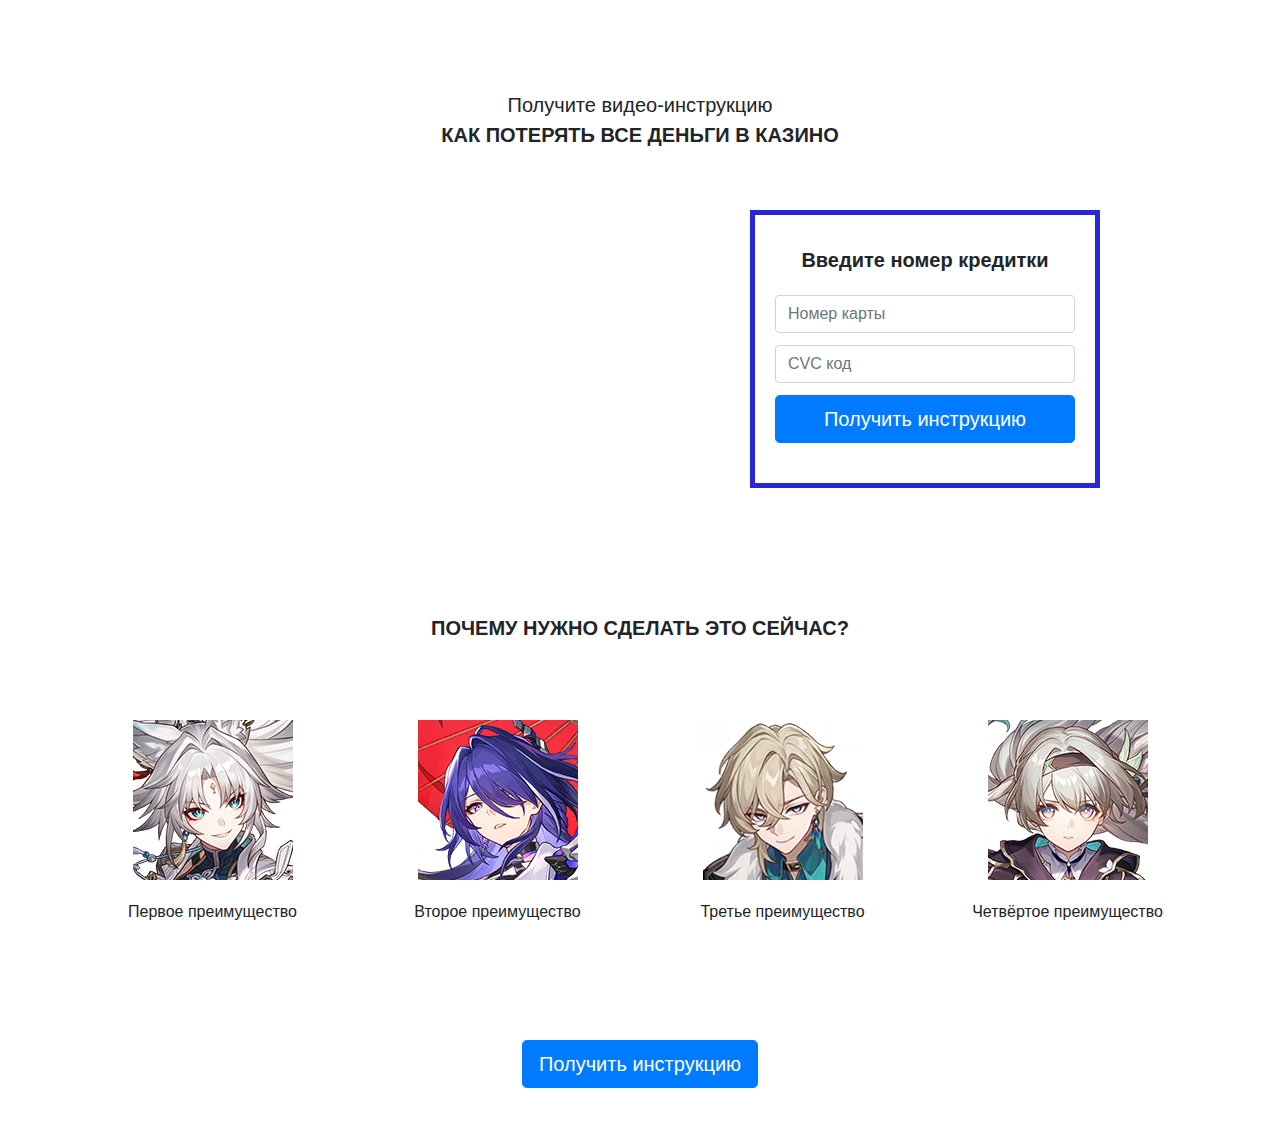
<file: lesson_12/index.html>
<!doctype html>
<html lang="en">
  <head>
    <title>bootstrap</title>
    <meta charset="utf-8">
    <link rel="stylesheet" href="css/style.css">
    <link rel="stylesheet" href="https://stackpath.bootstrapcdn.com/bootstrap/4.3.1/css/bootstrap.min.css" integrity="sha384-ggOyR0iXCbMQv3Xipma34MD+dH/1fQ784/j6cY/iJTQUOhcWr7x9JvoRxT2MZw1T" crossorigin="anonymous">
  </head>
  <body>
    
    <div class="section">
      <div class="container">
        <!--первый row-->
        <div class="row">
          <div class="col-lg-6 offset-lg-3">
            <h1 class="header text-center">
              <span>Получите видео-инструкцию</span>
            <strong class="text-uppercase">Как потерять все деньги в казино</strong>
            </h1>
          </div>
        </div>
        <!--Второй row-->
        <div class="row">
          <div class="col-lg-6 offset-lg-1 col-md-8 offset-md-2">
            <div class="video">
            <iframe width="100%" height="309" src="https://rutube.ru/play/embed/be14f68bf62c69e89904427782e42ce8/" frameBorder="0" allow="clipboard-write; autoplay" webkitAllowFullScreen mozallowfullscreen allowFullScreen></iframe>
            </div>
          </div>
          <div class="col-lg-4 offset-lg-0 col-md-8 offset-md-2">
            <div class="form">
              <p class="form-header text-center">Введите номер кредитки</p>
              <form action="#">
                <input type="text" class="form-control input-lg" placeholder="Номер карты">
                <input type="text" class="form-control input-lg" placeholder="CVC код">
                <button class="btn btn-primary btn-lg btn-block form-btn">Получить инструкцию</button>
              </form>
            </div>
          </div>
        </div>
      </div>
    </div>
  
    <div class="section">
      <div class="container">
        <!--row под заголовок секции-->
        <div class="row">
         <div class="col-lg-12 col-xs-12 col-sm-12">
            <h2 class="section-header text-uppercase text-center">Почему нужно сделать это сейчас?</h2>
          </div>
        </div>
        <!--блок с преимуществами-->
       <div class="feature text-center">
         <div class="row">
           <div class="col-lg-3 col-md-6">
             <div class="feature-box">
               <img src="img/01.png" alt="1 преимущество">
               <p>Первое преимущество</p>
             </div>
           </div>
            <div class="col-lg-3 col-md-6">
              <div class="feature-box">
                <img src="img/02.png" alt="2 преимущество">
                <p>Второе преимущество</p>
              </div>
            </div>
            <div class="col-lg-3 col-md-6">
              <div class="feature-box">
                <img src="img/03.png" alt="3 преимущество">
                <p>Третье преимущество</p>
              </div>
            </div>
            <div class="col-lg-3 col-md-6">
              <div class="feature-box">
                <img src="img/04.png" alt="4 преимущество">
                <p>Четвёртое преимущество</p>
              </div>
            </div>
          </div>
        </div>
        <!--кнопка инструкция-->
        <div class="bttn text-center">
          <button class="btn btn-primary btn-lg form-btn">Получить инструкцию</button>
        </div>
      </div>
    </div>

  </body>
</html>
</file>
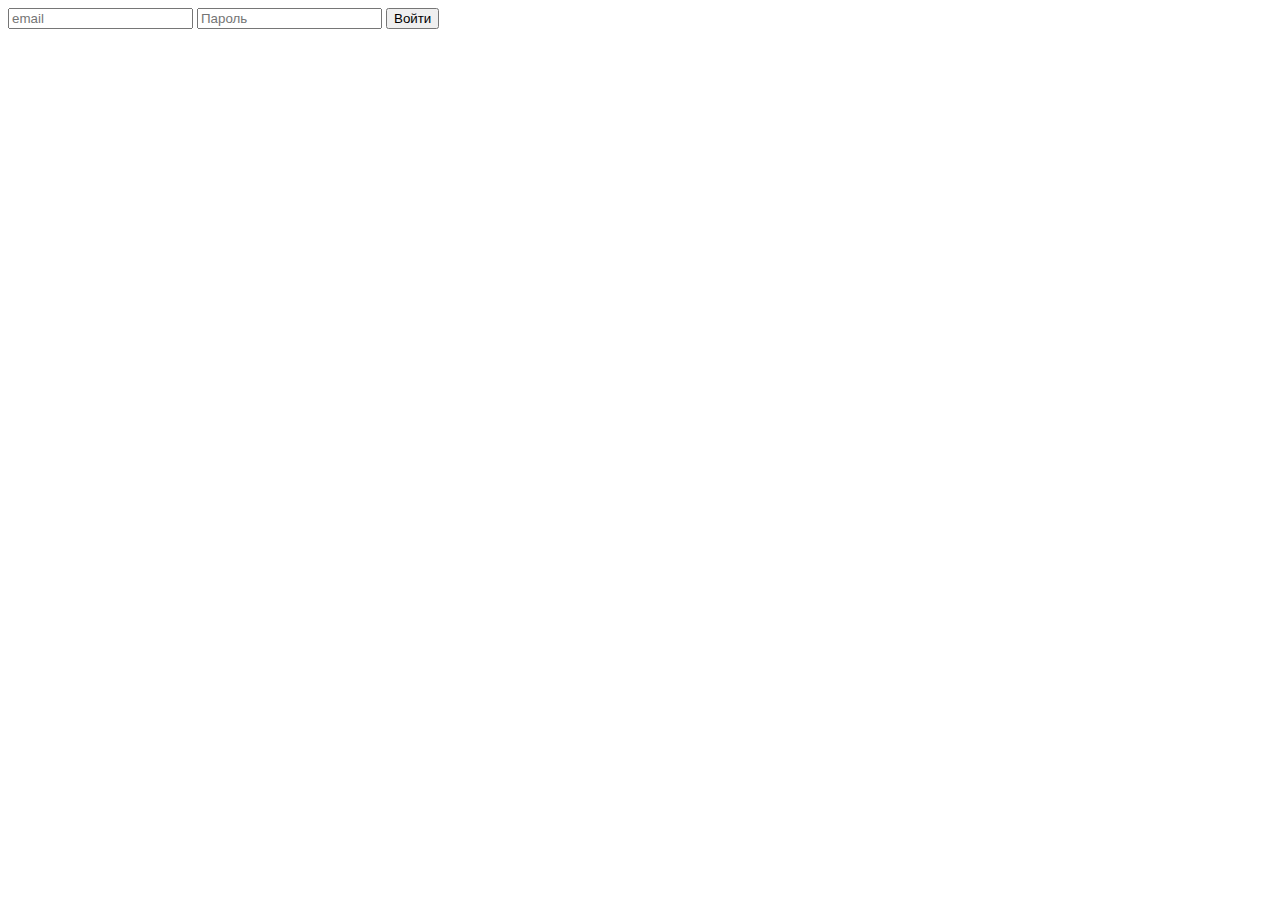
<file: demo1/login.html>
<!DOCTYPE html>
<html lang="en">
<head>
    <meta charset="UTF-8">
    <meta name="viewport" content="width=device-width, initial-scale=1.0">
    <title>login</title>
</head>
<body>
    <form action="login.php" method="post">
        <input type="text" placeholder="email" name="email">
        <input type="text" placeholder="Пароль" name="pass">
        <button type="submit">Войти</button>
    </form>
</body>
</html>
</file>
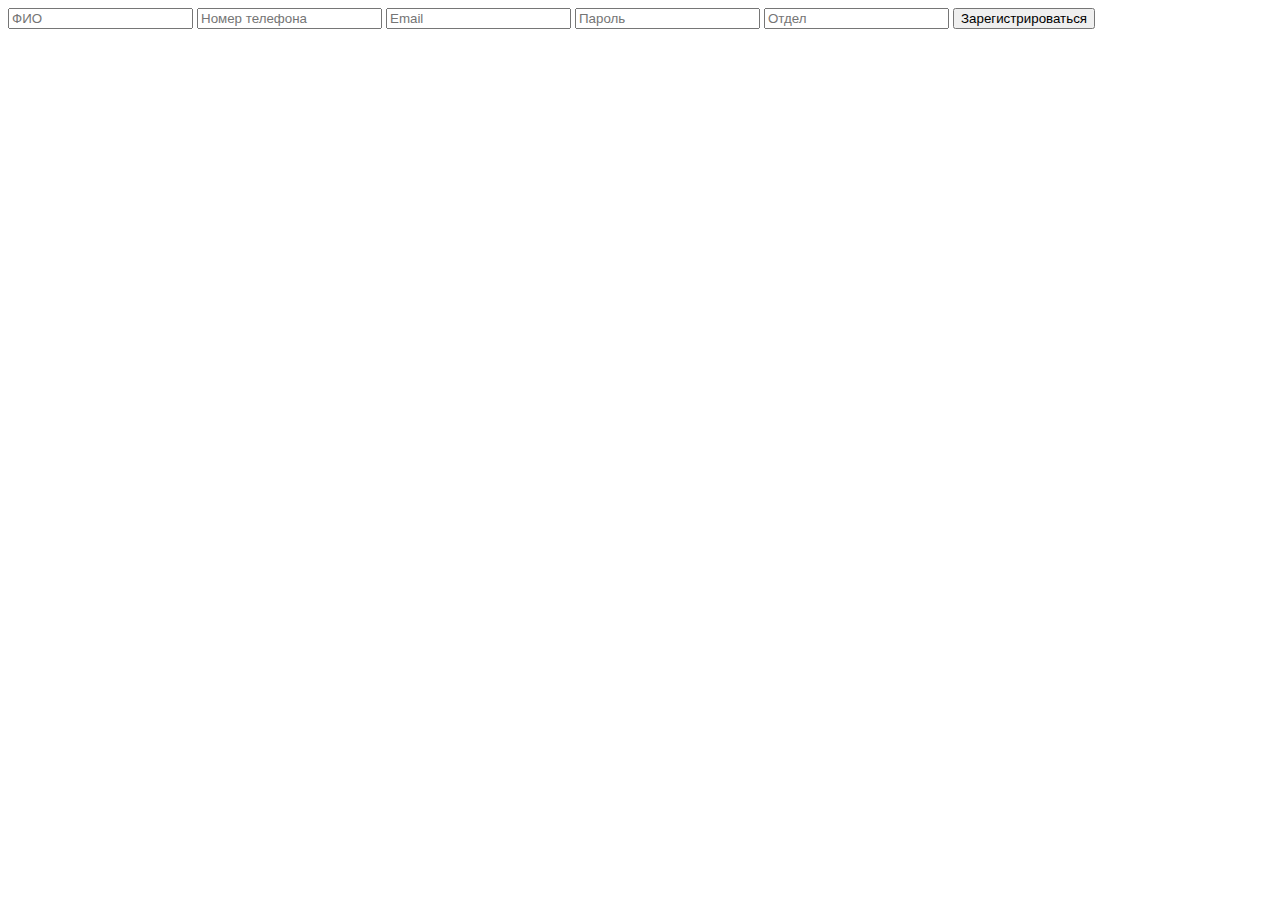
<file: demo1/reg.html>
<!DOCTYPE html>
<html lang="en">
<head>
    <meta charset="UTF-8">
    <meta name="viewport" content="width=device-width, initial-scale=1.0">
    <title>reg</title>
</head>
<body>
    <form action="register.php" method="post">
        <input type="text" placeholder="ФИО" name="FIO">
        <input type="text" placeholder="Номер телефона" name="phone_number">
        <input type="text" placeholder="Email" name="email">
        <input type="text" placeholder="Пароль" name="pass">
        <input type="text" placeholder="Отдел" name="otdel">
        <button type="submit">Зарегистрироваться</button>
    </form>
</body>
</html>
</file>
<file: lesson_12/css/style.css>
.header {
    font-size: 20px;
    line-height: 1.5;
    margin: 60px auto;
}
.header span {
    display: block;
}
.section {
    padding: 30px 0;
}
.form {
    border: 5px solid #2727d9;
    padding: 30px 20px;
}
.form input {
    margin-bottom: 12px;
}
.form-header, .section-header {
    margin-bottom: 20px;
    font-size: 20px;
    font-weight: 900;
}
.form-btn {
    background-color: #2727d9;
    margin: 10px auto;
}
.feature {
    margin: 60px auto;
}
.feature p {
    margin-top: 20px;
}
.video {
    margin-bottom: 30px;
}
.feature-box {
    height: 250px;
}
</file>
